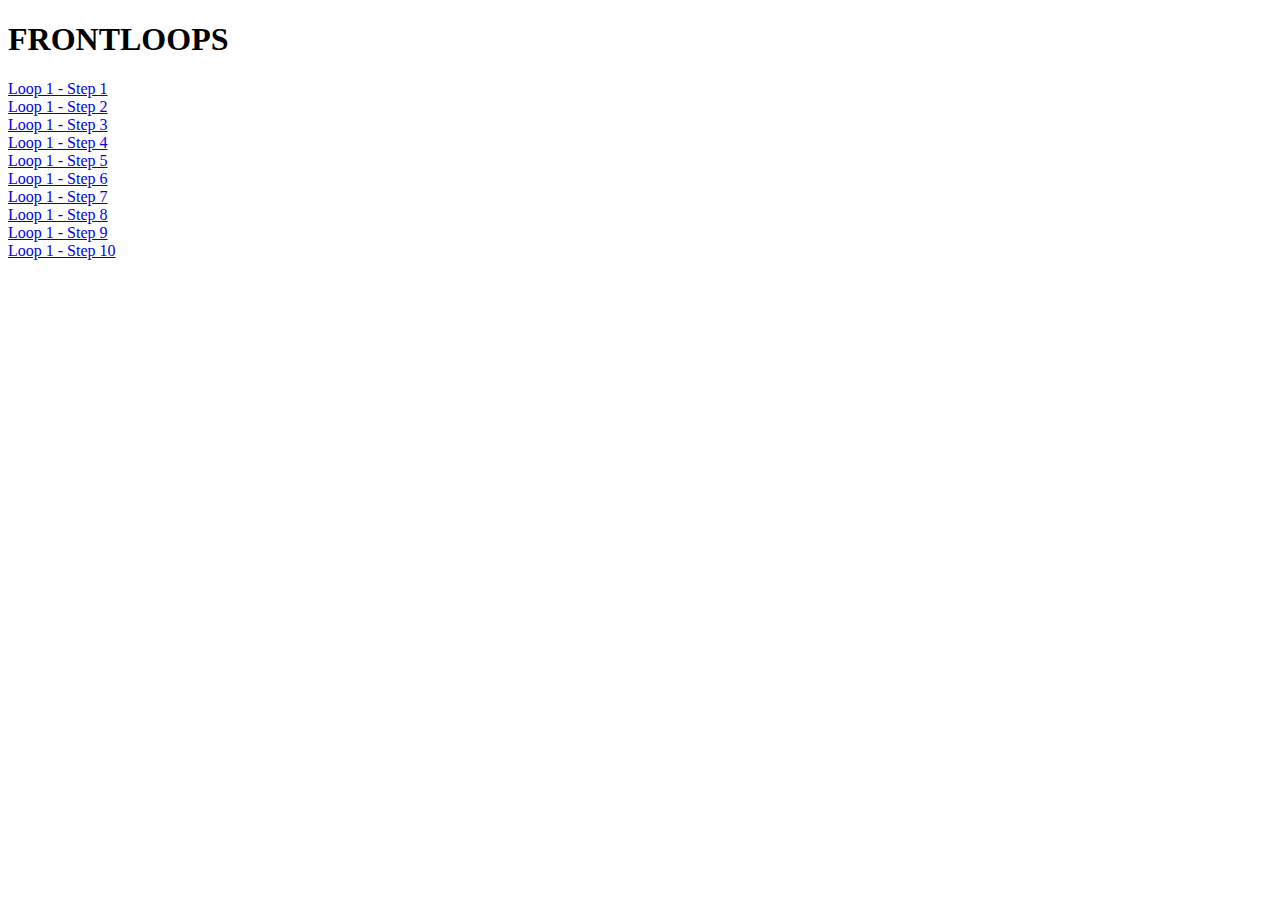
<file: index.html>
<!DOCTYPE html>
<html lang="en">

<head>
    <meta charset="UTF-8">
    <meta name="viewport" content="width=device-width, initial-scale=1.0">
    <title>Document</title>
</head>

<body>
    <h1>FRONTLOOPS</h1>
    <a href="Loop 1 - Step 1/index.html">Loop 1 - Step 1</a><br>
    <a href="Loop 1 - Step 2/index.html">Loop 1 - Step 2</a><br>
    <a href="Loop 1 - Step 3/index.html">Loop 1 - Step 3</a><br>
    <a href="Loop 1 - Step 4/index.html">Loop 1 - Step 4</a><br>
    <a href="Loop 1 - Step 5/index.html">Loop 1 - Step 5</a><br>
    <a href="Loop 1 - Step 6/index.html">Loop 1 - Step 6</a><br>
    <a href="Loop 1 - Step 7/index.html">Loop 1 - Step 7</a><br>
    <a href="Loop 1 - Step 8/index.html">Loop 1 - Step 8</a><br>
    <a href="Loop 1 - Step 9/index.html">Loop 1 - Step 9</a><br>
    <a href="Loop 1 - Step 10/index.html">Loop 1 - Step 10</a><br>
</body>

</html>
</file>
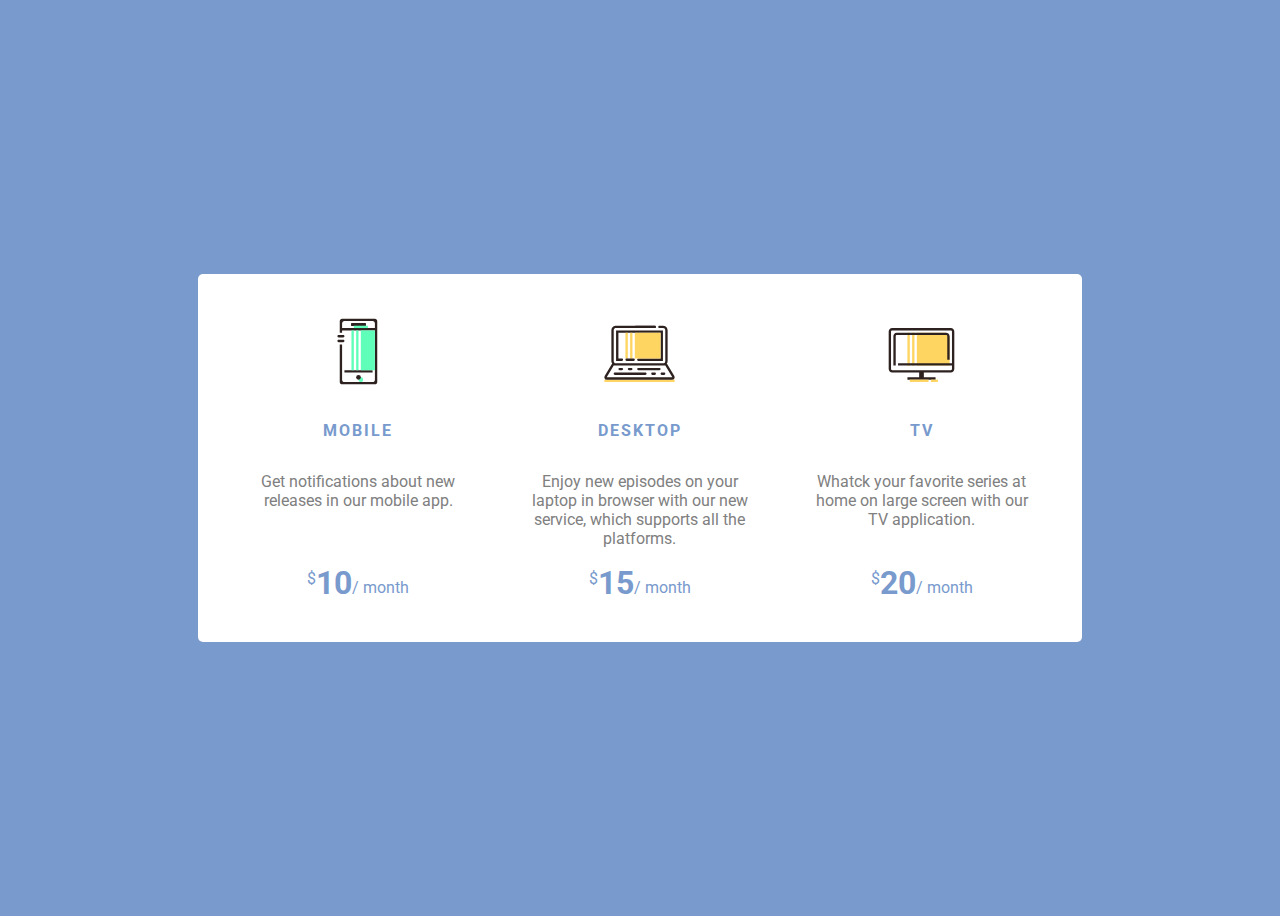
<file: Loop 1 - Step 1/index.html>
<!DOCTYPE html>
<html lang="en">

<head>
  <meta charset="UTF-8">
  <meta name="viewport" content="width=device-width, initial-scale=1.0">
  <meta http-equiv="X-UA-Compatible" content="ie=edge">
  <title>Loop 1 - Step 1</title>
  <link href="https://fonts.googleapis.com/css?family=Roboto:400,500,700" rel="stylesheet">
  <link rel="stylesheet" href="./styles.css" />
</head>

<body>
  <div class="pricing-grid">
    <div class="option">
      <img src="img/device.svg" alt="">
      <p class="option-name">MOBILE</p>
      <p class="option-description">
        Get notifications about new releases in our mobile app.
      </p>
      <div class="price-wrapper">
        <span class="dollar">$</span><span class="price">10</span><span class="length">/ month</span>
      </div>
    </div>
    <div class="option">
      <img src="img/laptop.svg" alt="">
      <p class="option-name">DESKTOP</p>
      <p class="option-description">
        Enjoy new episodes on your laptop in browser with our new service, which supports all the platforms.
      </p>
      <div class="price-wrapper">
        <span class="dollar">$</span><span class="price">15</span><span class="length">/ month</span>
      </div>
    </div>
    <div class="option">
      <img src="img/monitor.svg" alt="">
      <p class="option-name">TV</p>
      <p class="option-description">
        Whatck your favorite series at home on large screen with our TV application.
      </p>
      <div class="price-wrapper">
        <span class="dollar">$</span><span class="price">20</span><span class="length">/ month</span>
      </div>
    </div>
  </div>
  <!--
    Welcome to your first asset!

    You could've noticed there is a link to Roboto font in the head.
    You can use it in css by typing font-family: Roboto, sans-serif;
    and you can customize it by using font-weight (400, 500 etc. - numbers in the link tag)

    Good luck and have fun!
  -->
</body>

</html>
</file>
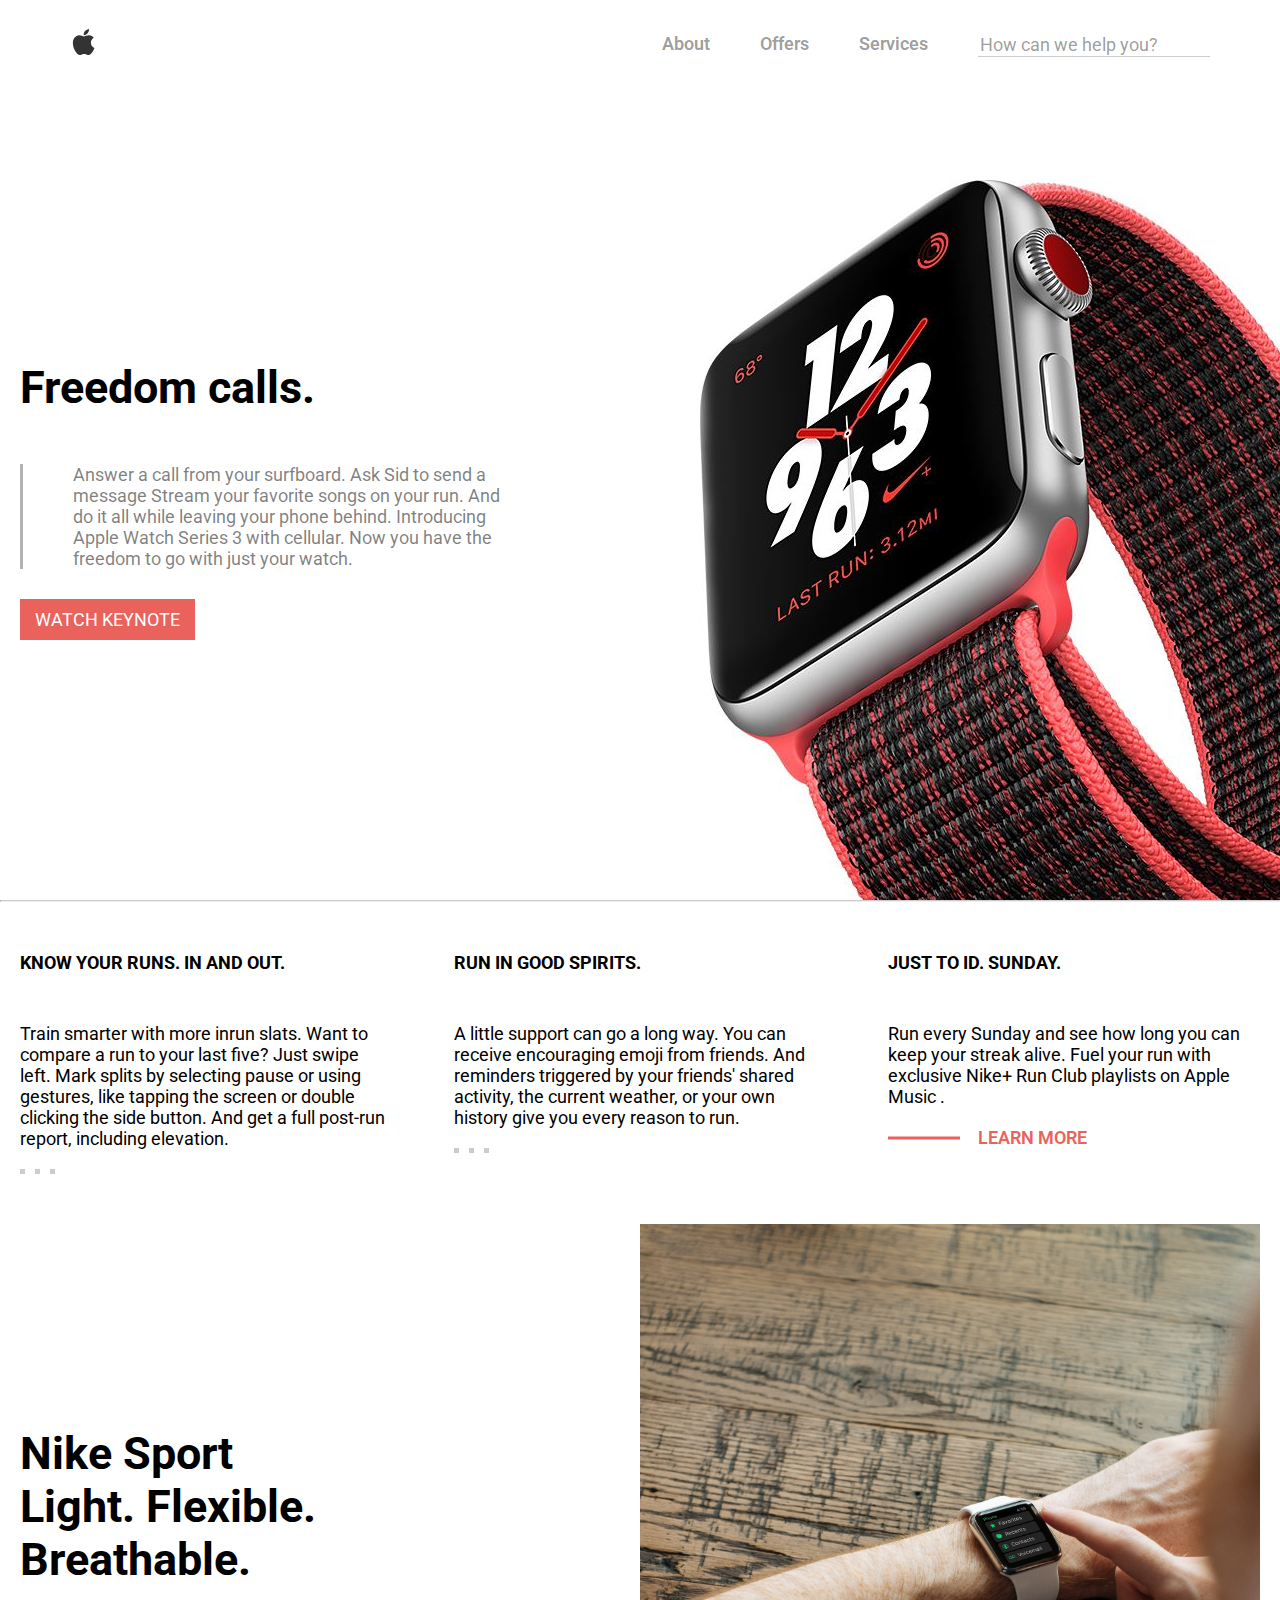
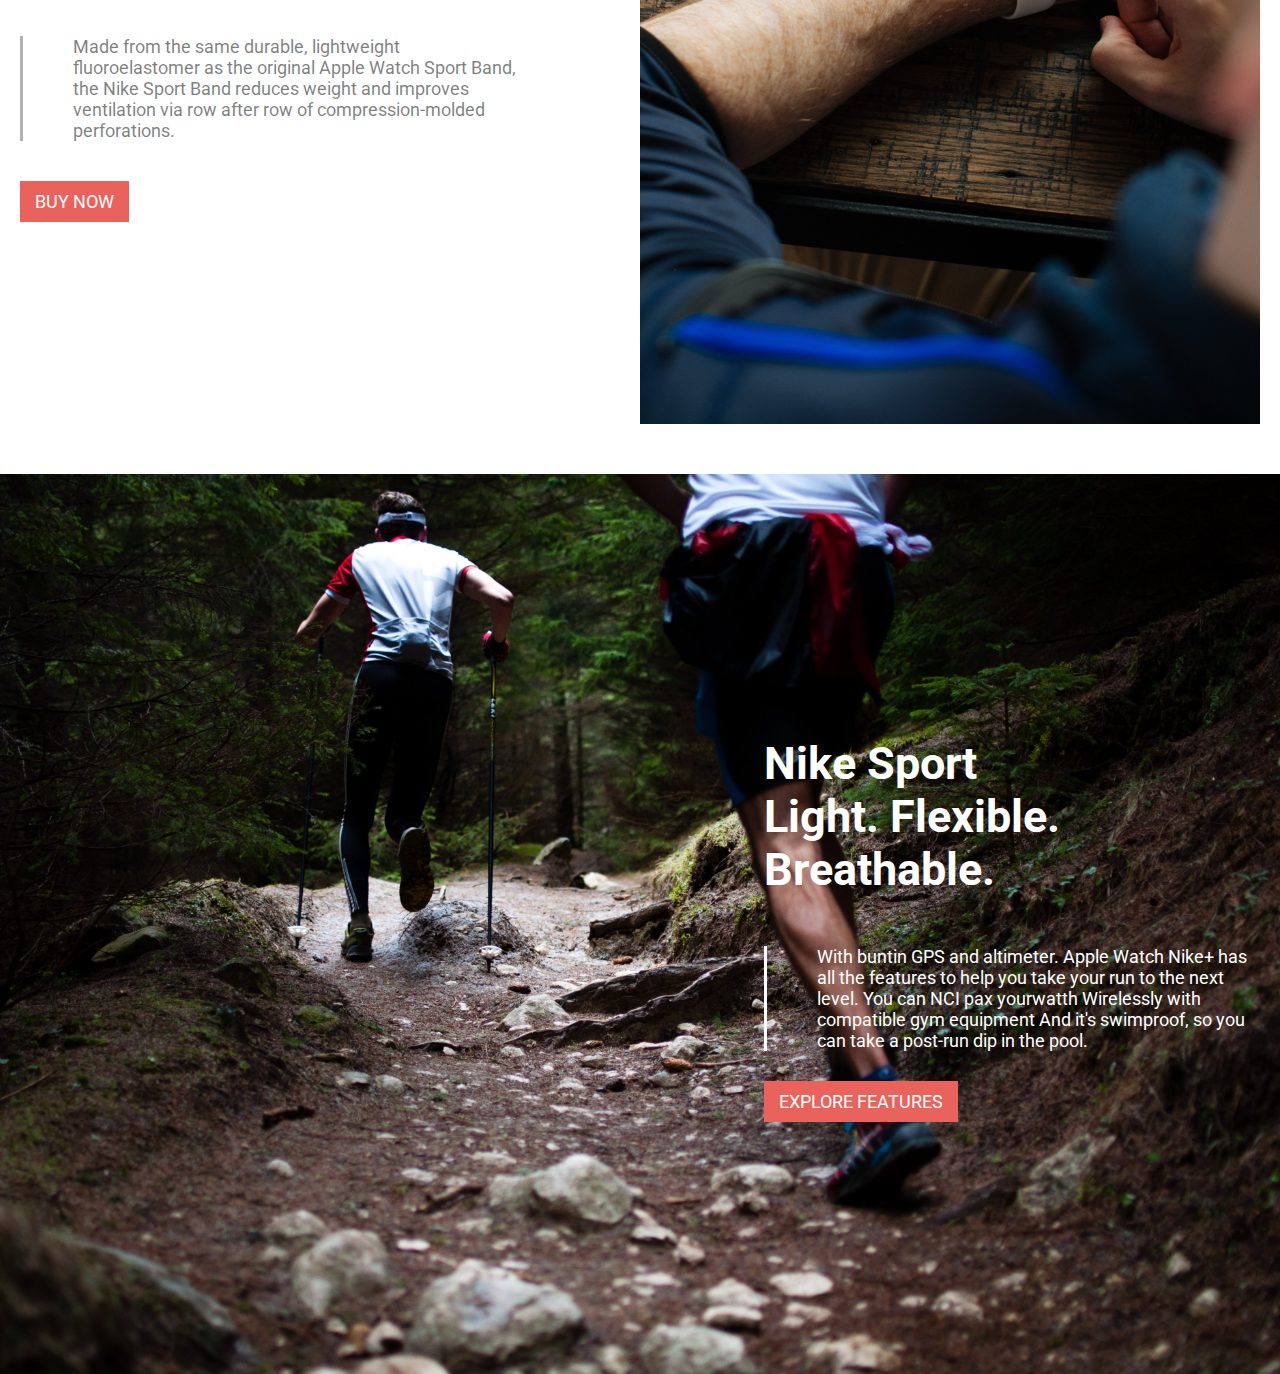
<file: Loop 1 - Step 10/index.html>
<!DOCTYPE html>
<html lang="en">

<head>
  <meta charset="UTF-8">
  <meta name="viewport" content="width=device-width, initial-scale=1.0">
  <meta http-equiv="X-UA-Compatible" content="ie=edge">
  <title>Loop 1 - Challenge</title>
  <link href="https://fonts.googleapis.com/css?family=Roboto:300,400,500,700" rel="stylesheet">
  <link rel="stylesheet" href="./css/main.css" />
</head>

<body>
  <header>
    <nav>
      <img src="img/logo.svg" alt="">
      <a href="#">About</a>
      <a href="#">Offers</a>
      <a href="#">Services</a>
      <form action="">
        <input type="text" placeholder="How can we help you?" name="searck">
      </form>
    </nav>
  </header>
  <main>
    <section class="keynote">
      <div class="content-wrapper">
        <h2>Freedom calls.</h2>
        <p class="bordered-text">Answer a call from your surfboard. Ask Sid to send a message Stream your favorite songs
          on your run. And do
          it all while leaving your phone behind. Introducing Apple Watch Series 3 with cellular. Now you have the
          freedom to go with just your watch.
        </p>
        <a class="button" href="#">WATCH KEYNOTE</a>
      </div>
      <img class="background" src="img/watches.jpg" alt="">
    </section>
    <hr>
    <section class="description content-wrapper">
      <article>
        <h3>KNOW YOUR RUNS. IN AND OUT.</h3>
        <p>Train smarter with more inrun slats. Want to compare a run to your last five? Just swipe left. Mark splits by
          selecting pause or using gestures, like tapping the screen or double clicking the side button. And get a full
          post-run report, including elevation.</p>
        <div class="dots">
          <div></div>
          <div></div>
          <div></div>
        </div>
      </article>
      <article>
        <h3>RUN IN GOOD SPIRITS.</h3>
        <p>A little support can go a long way. You can receive encouraging emoji from friends. And reminders triggered
          by your friends' shared activity, the current weather, or your own history give you every reason to run.</p>
        <div class="dots">
          <div></div>
          <div></div>
          <div></div>
        </div>
      </article>
      <article>
        <h3>JUST TO ID. SUNDAY.</h3>
        <p>Run every Sunday and see how long you can keep your streak alive. Fuel your run with exclusive Nike+ Run Club
          playlists on Apple Music .</p>
        <a href="#">LEARN MORE</a>
      </article>
    </section>
    <section class="buy content-wrapper full-height">
      <h2>Nike Sport <br>Light. Flexible. <br>Breathable.</h2>
      <p class="bordered-text">Made from the same durable, lightweight fluoroelastomer as the original Apple Watch Sport
        Band, the Nike Sport Band reduces weight and improves ventilation via row after row of compression-molded
        perforations.</p>
      <a href="#" class="button">BUY NOW</a>
      <img src="img/preview.jpg" alt="">
    </section>
    <section class="features full-height">
      <div class="content-wrapper">
        <article>
          <h2>Nike Sport <br>Light. Flexible. <br>Breathable.</h2>
          <p class="bordered-text">With buntin GPS and altimeter. Apple Watch Nike+ has all the features to help you
            take
            your run to the next level. You can NCI pax yourwatth Wirelessly with compatible gym equipment And it's
            swimproof, so you can take a post-run dip in the pool.</p>
          <a href="#" class="button">EXPLORE FEATURES</a>
        </article>
      </div>
    </section>
  </main>

</body>

</html>
</file>
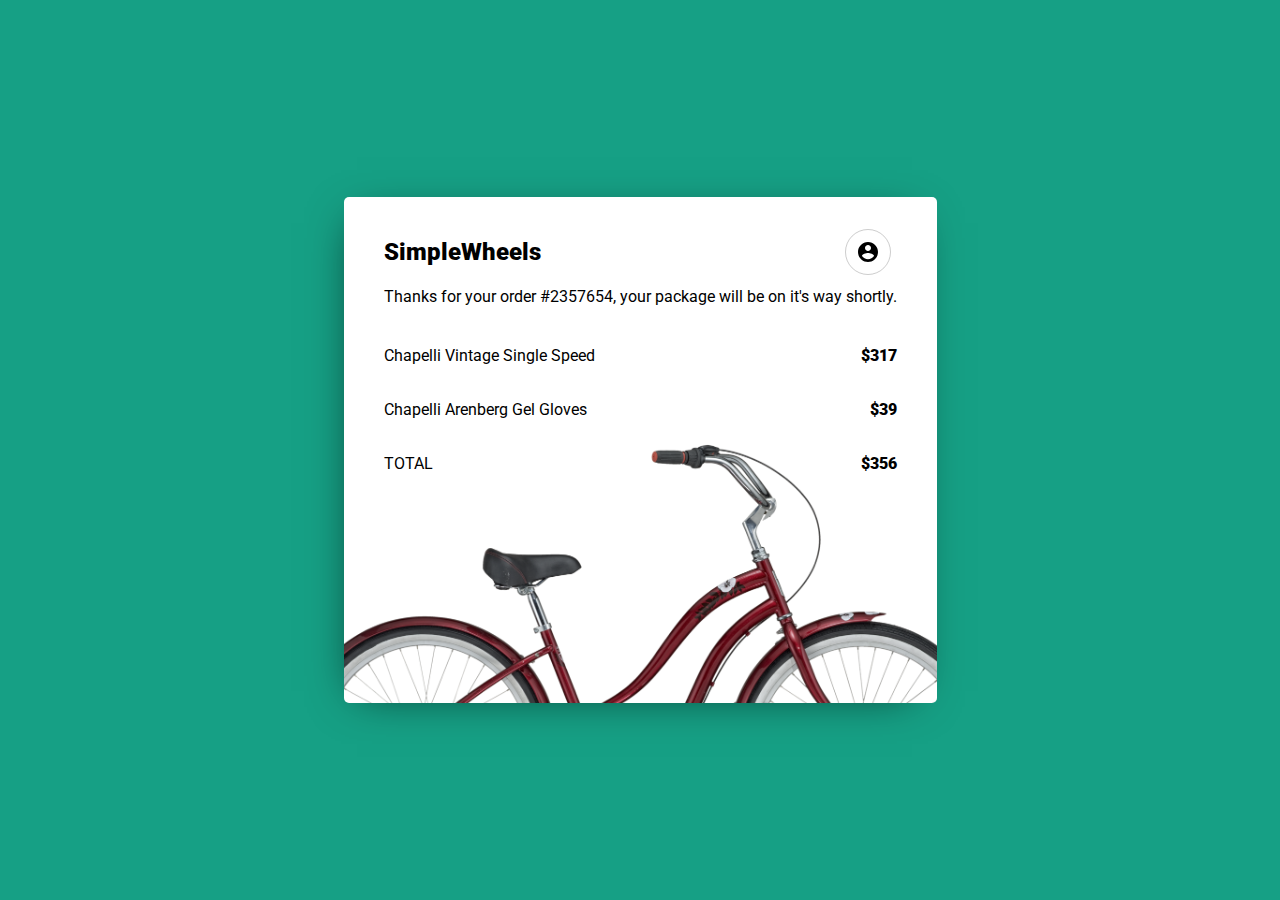
<file: Loop 1 - Step 3/index.html>
<!DOCTYPE html>
<html lang="en">

<head>
  <meta charset="UTF-8">
  <meta name="viewport" content="width=device-width, initial-scale=1.0">
  <meta http-equiv="X-UA-Compatible" content="ie=edge">
  <title>Loop 1 - Step 3</title>
  <link href="https://fonts.googleapis.com/css?family=Roboto:400,500,700" rel="stylesheet">
  <link rel="stylesheet" href="./styles.css" />
</head>

<body>
  <div class="container">
    <div class="recipe">
      <div class="title"><span>SimpleWheels</span><img src="img/account.svg"></div>
      <p class="thanks">Thanks for your order #2357654, your package will be on it's way shortly.</p>
      <div class="items-wrapper">
        <div class="item"><span class="name">Chapelli Vintage Single Speed</span> <span class="price">$317</span></div>
        <div class="item"><span class="name">Chapelli Arenberg Gel Gloves</span> <span class="price">$39</span></div>
        <div class="total"><span class="name">TOTAL</span> <span class="price">$356</span></div>
      </div>
    </div>
  </div>
</body>

</html>
</file>
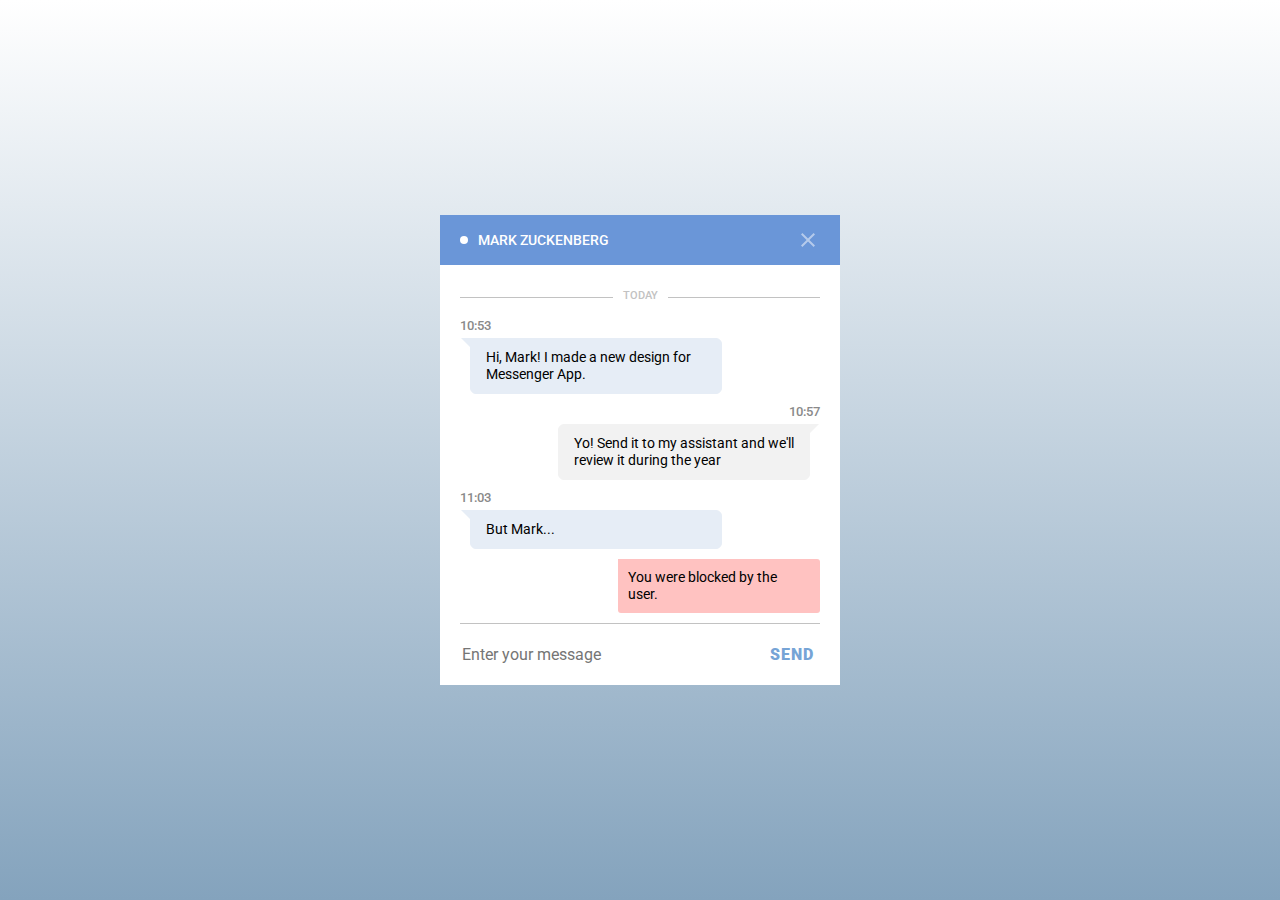
<file: Loop 1 - Step 4/index.html>
<!DOCTYPE html>
<html lang="en">

<head>
  <meta charset="UTF-8">
  <meta name="viewport" content="width=device-width, initial-scale=1.0">
  <meta http-equiv="X-UA-Compatible" content="ie=edge">
  <title>Loop 1 - Step 4</title>
  <link href="https://fonts.googleapis.com/css?family=Roboto:400,500,700" rel="stylesheet">
  <link rel="stylesheet" href="./styles.css" />
</head>

<body>
  <div class="container">
    <div class="chat">
      <div class="chat-header">
        <div class="status"></div>
        <span>MARK ZUCKENBERG</span>
        <img src="img/close.svg" alt="close-chat">
      </div>
      <div class="chat-content">
        <div class="day">
          <h2 class="line"><span>TODAY</span></h2>
        </div>
        <div class="msg received">
          <span>10:53</span>
          <p>Hi, Mark! I made a new design for Messenger App.</p>
        </div>
        <div class="msg sent">
          <span>10:57</span>
          <p>Yo! Send it to my assistant and we'll review it during the year</p>
        </div>
        <div class="msg received">
          <span>11:03</span>
          <p>But Mark...</p>
        </div>
        <div class="block-notif">
          <p>You were blocked by the user.</p>
        </div>
        <form>
          <input name="msg" type="text" placeholder="Enter your message">
          <button>SEND</button>
        </form>
      </div>
    </div>
  </div>
</body>

</html>
</file>
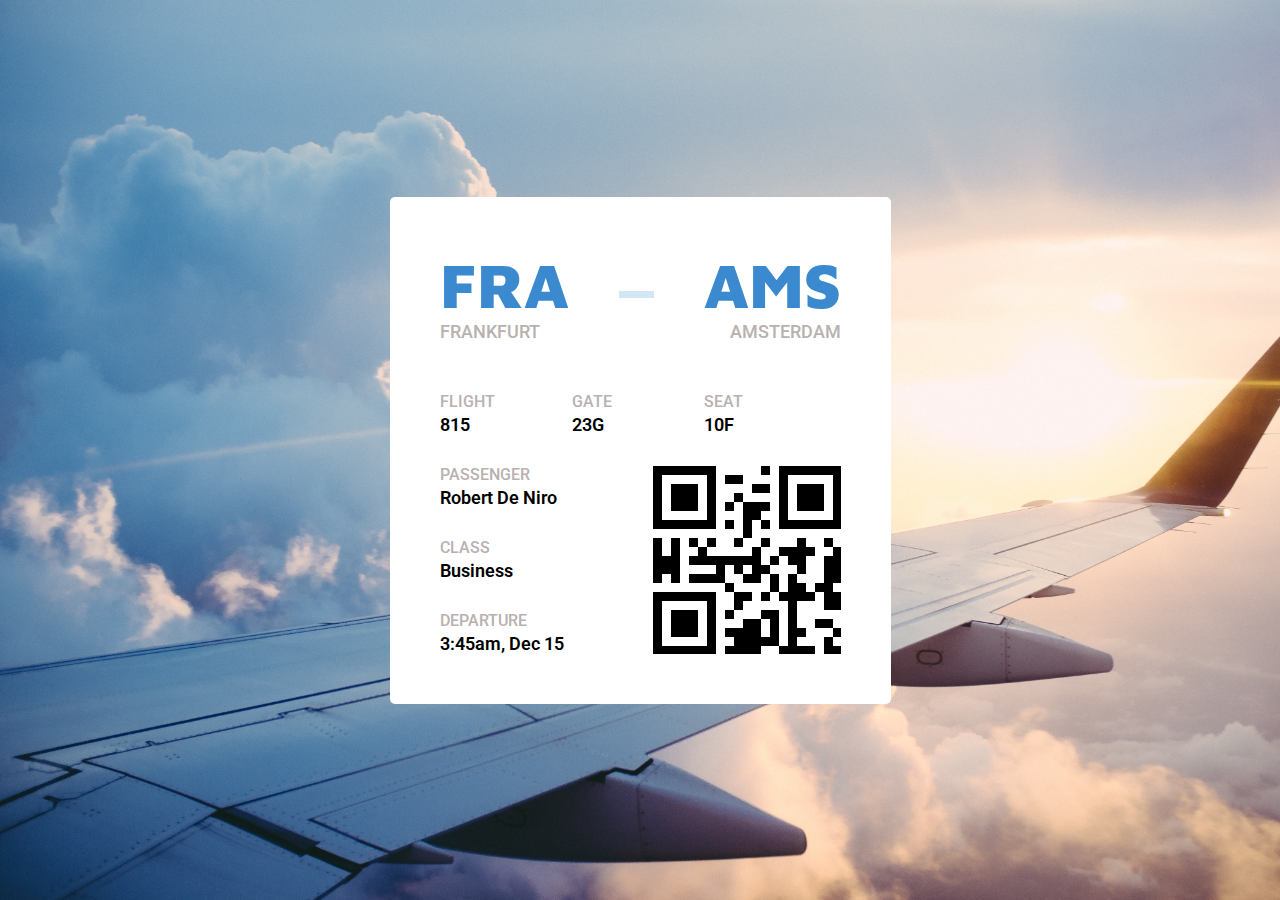
<file: Loop 1 - Step 5/index.html>
<!DOCTYPE html>
<html lang="en">

<head>
  <meta charset="UTF-8">
  <meta name="viewport" content="width=device-width, initial-scale=1.0">
  <meta http-equiv="X-UA-Compatible" content="ie=edge">
  <title>Loop 1 - Step 5</title>
  <link href="https://fonts.googleapis.com/css?family=Roboto:400,500,700" rel="stylesheet">
  <link href="https://fonts.googleapis.com/css?family=Prompt:900" rel="stylesheet">
  <link href="https://fonts.googleapis.com/css2?family=Maven+Pro:wght@900&display=swap" rel="stylesheet">
  <link rel="stylesheet" href="./styles.css" />
</head>

<body>
  <div class="container">
    <div class="boarding-pass">
      <div class="ori-dest">
        <div class="location ori">
          <span class="loc-abb">FRA</span>
          <span class="loc-name">FRANKFURT</span>
        </div>
        <div class="location-divisor"></div>
        <div class="location dest">
          <span class="loc-abb">AMS</span>
          <span class="loc-name">AMSTERDAM</span>
        </div>
      </div>
      <div class="bp-info-wrapper">
        <div class="bp-info flight">
          <P class="cat">FLIGHT</P>
          <P class="info">815</P>
        </div>
        <div class="bp-info gate">
          <P class="cat">GATE</P>
          <P class="info">23G</P>
        </div>
        <div class="bp-info seat">
          <P class="cat">SEAT</P>
          <P class="info">10F</P>
        </div>
        <div class="bp-info passenger">
          <P class="cat">PASSENGER</P>
          <P class="info">Robert De Niro</P>
        </div>
        <div class="bp-info class">
          <P class="cat">CLASS</P>
          <P class="info">Business</P>
        </div>
        <div class="bp-info departure">
          <P class="cat">DEPARTURE</P>
          <P class="info">3:45am, Dec 15</P>
        </div>
        <img src="img/qr.svg" alt="qr-code">
      </div>
    </div>
  </div>
</body>

</html>
</file>
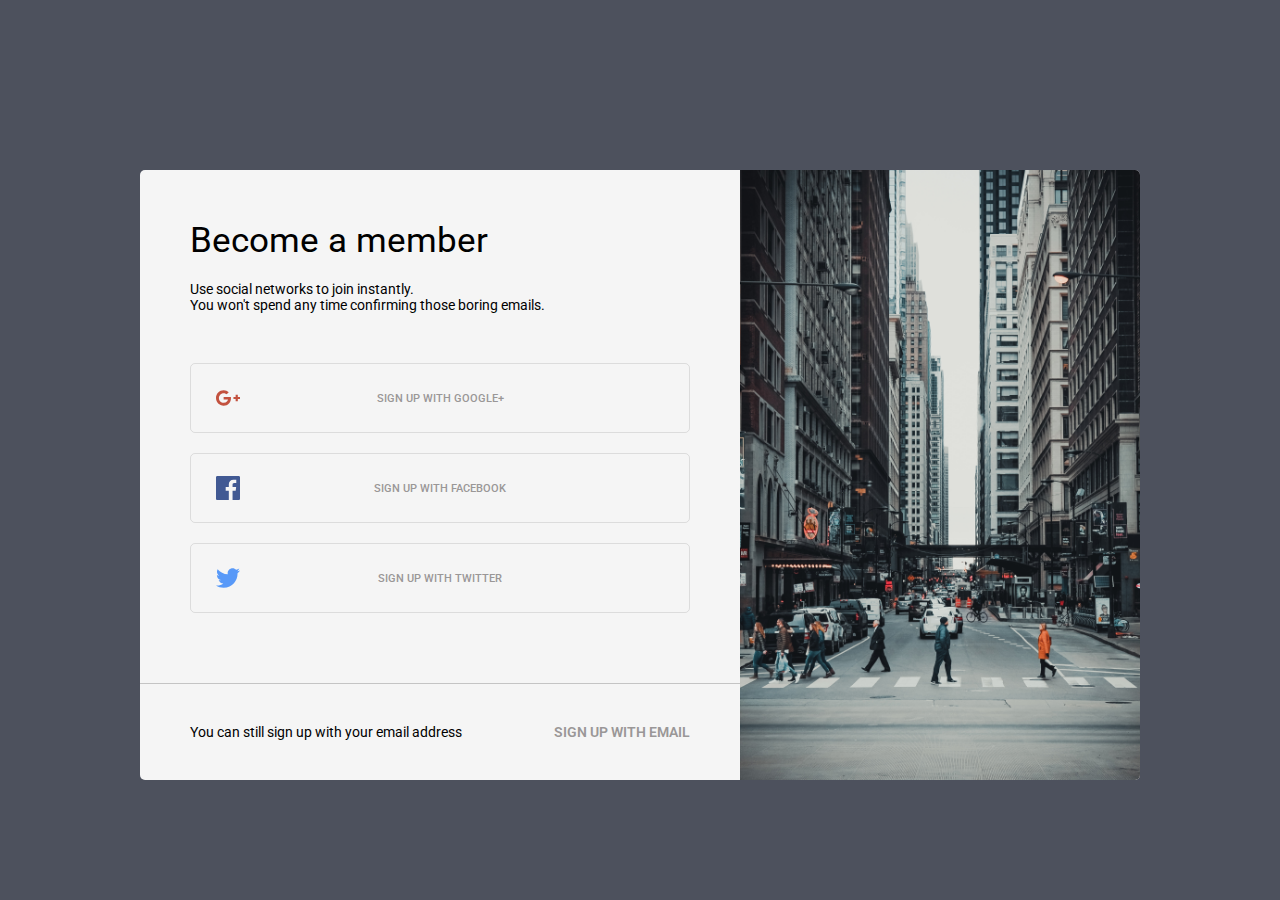
<file: Loop 1 - Step 6/index.html>
<!DOCTYPE html>
<html lang="en">

<head>
  <meta charset="UTF-8">
  <meta name="viewport" content="width=device-width, initial-scale=1.0">
  <meta http-equiv="X-UA-Compatible" content="ie=edge">
  <title>Loop 1 - Step 6</title>
  <link href="https://fonts.googleapis.com/css?family=Roboto:300,400,500,700" rel="stylesheet">
  <link rel="stylesheet" href="./styles.css" />
</head>

<body>
  <div class="container">
    <div class="sign-up-card">
      <div class="sign-up-content">
        <div class="main-methods">
          <h2>Become a member</h2>
          <p>Use social networks to join instantly.<br>You won't spend any time confirming those boring emails.</p>
          <div class="methods-wrapper">
            <div class="method"><img src="img/googleplus.svg" alt="google +"><span>SIGN UP WITH GOOGLE+</span></div>
            <div class="method"><img src="img/facebook.svg" alt="facebook"><span>SIGN UP WITH FACEBOOK</span></div>
            <div class="method"><img src="img/twitter.svg" alt="twitter"><span>SIGN UP WITH TWITTER</span></div>
          </div>
        </div>
        <div class="alternative-methods">
          <a id="existing-email" href="">You can still sign up with your email address</a>
          <a id="new-email" href="">SIGN UP WITH EMAIL</a>
        </div>
      </div>
      <img id="back" src="img/side.jpg" alt="">
    </div>
  </div>
  <!--
    Woah!
    You've already finished half of the first loop. Keep going!
  -->
</body>

</html>
</file>
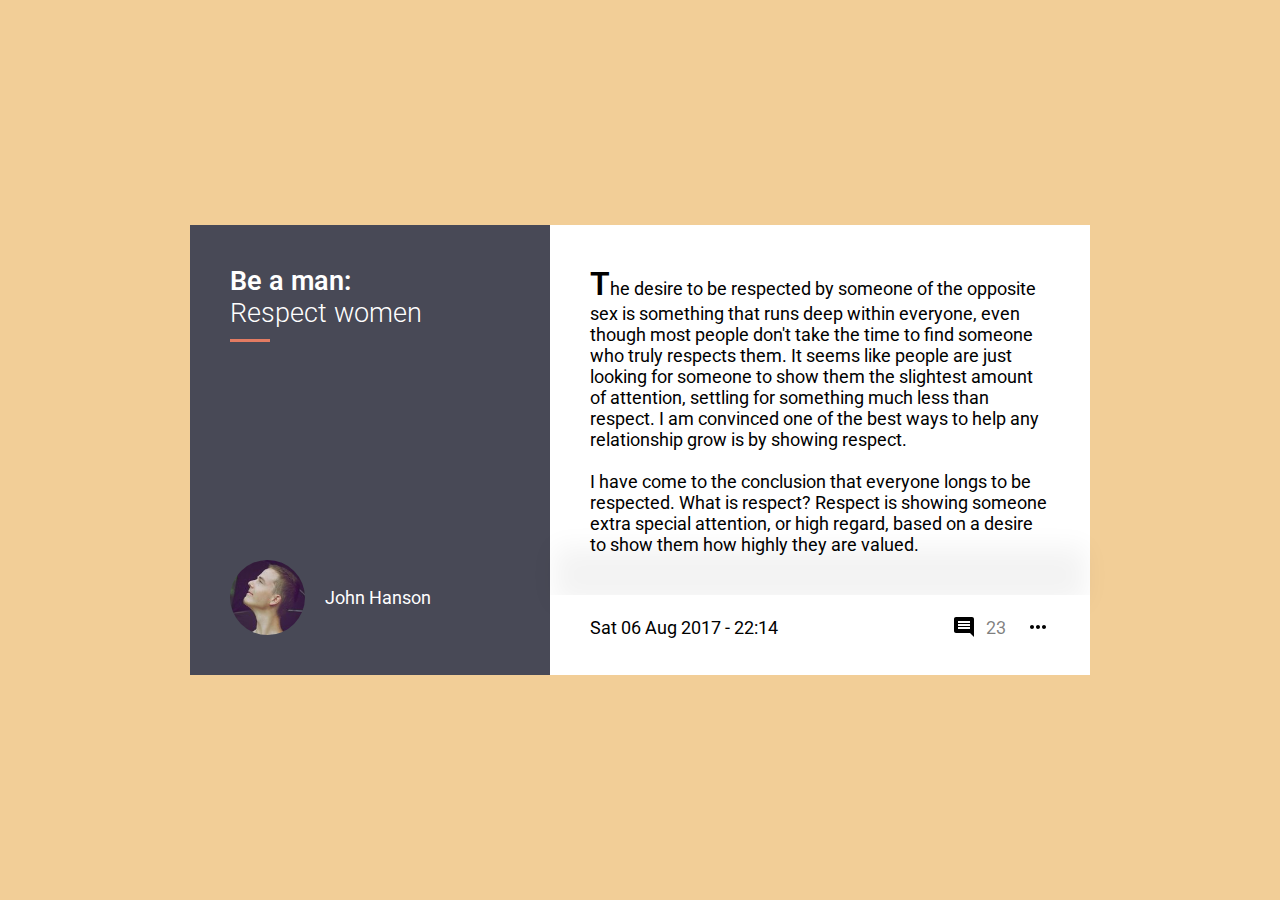
<file: Loop 1 - Step 7/index.html>
<!DOCTYPE html>
<html lang="en">

<head>
  <meta charset="UTF-8">
  <meta name="viewport" content="width=device-width, initial-scale=1.0">
  <meta http-equiv="X-UA-Compatible" content="ie=edge">
  <title>Loop 1 - Step 7</title>
  <link href="https://fonts.googleapis.com/css?family=Roboto:300,400,500,700" rel="stylesheet">
  <link rel="stylesheet" href="./styles.css" />
</head>

<body>
  <div class="container">
    <div class="article">
      <div class="article-header">
        <div class="article-title">
          <h2>
            <span>Be a man:</span><br>Respect women
          </h2>
          <div class="title-line"></div>
        </div>
        <div class="article-author">
          <img src="img/avatar.jpg" alt="article author">
          <span class="author-name">John Hanson</span>
        </div>
      </div>
      <div class="article-body">
        <p class="text">
          <span class="capital">T</span>he desire to be respected by someone of the opposite sex is something that runs
          deep within everyone, even
          though most people don't take the time to find someone who truly respects them. It seems like people are just
          looking for someone to show them the slightest amount of attention, settling for something much less than
          respect. I am convinced one of the best ways to help any relationship grow is by showing respect. <br><br>
          I have come to the conclusion that everyone longs to be respected. What is respect? Respect is showing someone
          extra special attention, or high regard, based on a desire to show them how highly they are valued.
        </p>
        <div class="actions">
          <p class="date">Sat 06 Aug 2017 - <span>22:14</span></p>
          <div class="comments"><img src="img/comment.svg" alt="comments">23</div>
          <img src="img/more.svg" alt="">
        </div>
      </div>
    </div>
  </div>
</body>

</html>
</file>
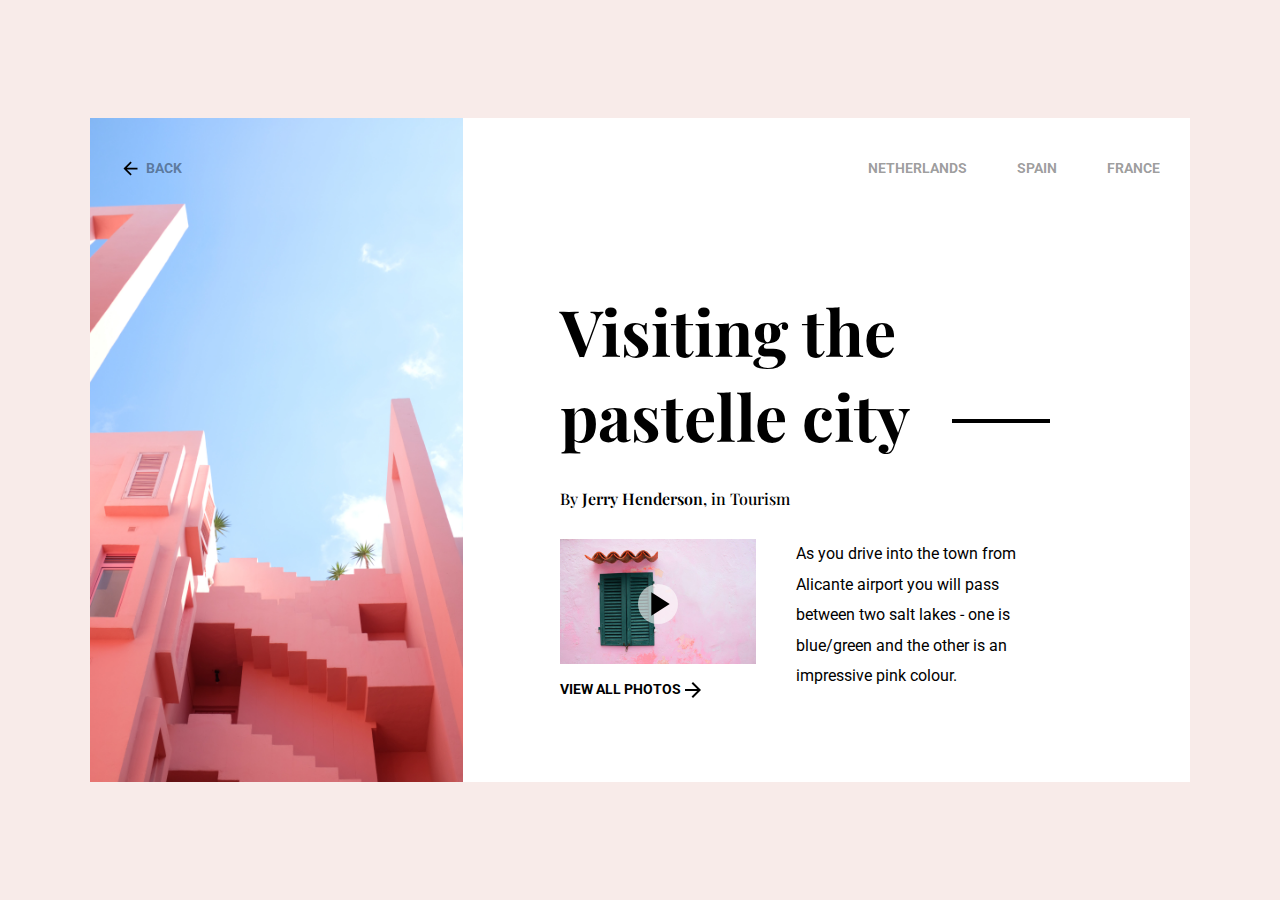
<file: Loop 1 - Step 8/index.html>
<!DOCTYPE html>
<html lang="en">

<head>
  <meta charset="UTF-8">
  <meta name="viewport" content="width=device-width, initial-scale=1.0">
  <meta http-equiv="X-UA-Compatible" content="ie=edge">
  <title>Loop 1 - Step 8</title>
  <link href="https://fonts.googleapis.com/css?family=Roboto:300,400,500,700" rel="stylesheet">
  <link href="https://fonts.googleapis.com/css?family=Playfair+Display" rel="stylesheet">
  <link rel="stylesheet" href="./styles.css" />
</head>

<body>
  <div class="container">
    <div class="cities-card">
      <img src="img/background.jpg" alt="backgroung">
      <div class="cities-header">
        <a href=""><img src="img/arrow-back.svg" alt="back">BACK</a>
        <a href="">NETHERLANDS</a>
        <a href="">SPAIN</a>
        <a href="">FRANCE</a>
      </div>
      <div class="cities-body">
        <div class="cities-title">
          <h2>Visiting the pastelle city</h2>
          <div class="title-line"></div>
        </div>
        <p>By <span>Jerry Henderson</span>, in Tourism</p>
        <div class="preview">
          <div class="photos">
            <div class="preview-video">
              <img src="img/preview.jpg" alt="preview pastelle city">
              <img id="play" src="img/play.svg" alt="play">
            </div>
            <a href="">VIEW ALL PHOTOS<img src="img/arrow-forward.svg" alt="view all photos"></a>
          </div>
          <p>As you drive into the town from Alicante airport you will pass between two salt lakes - one is blue/green
            and the other is an impressive pink colour.</p>
        </div>
      </div>
    </div>
  </div>
  <!--
    Hope you noticed there is another font added so don't get confused once you see it in the design :)
  -->
</body>

</html>
</file>
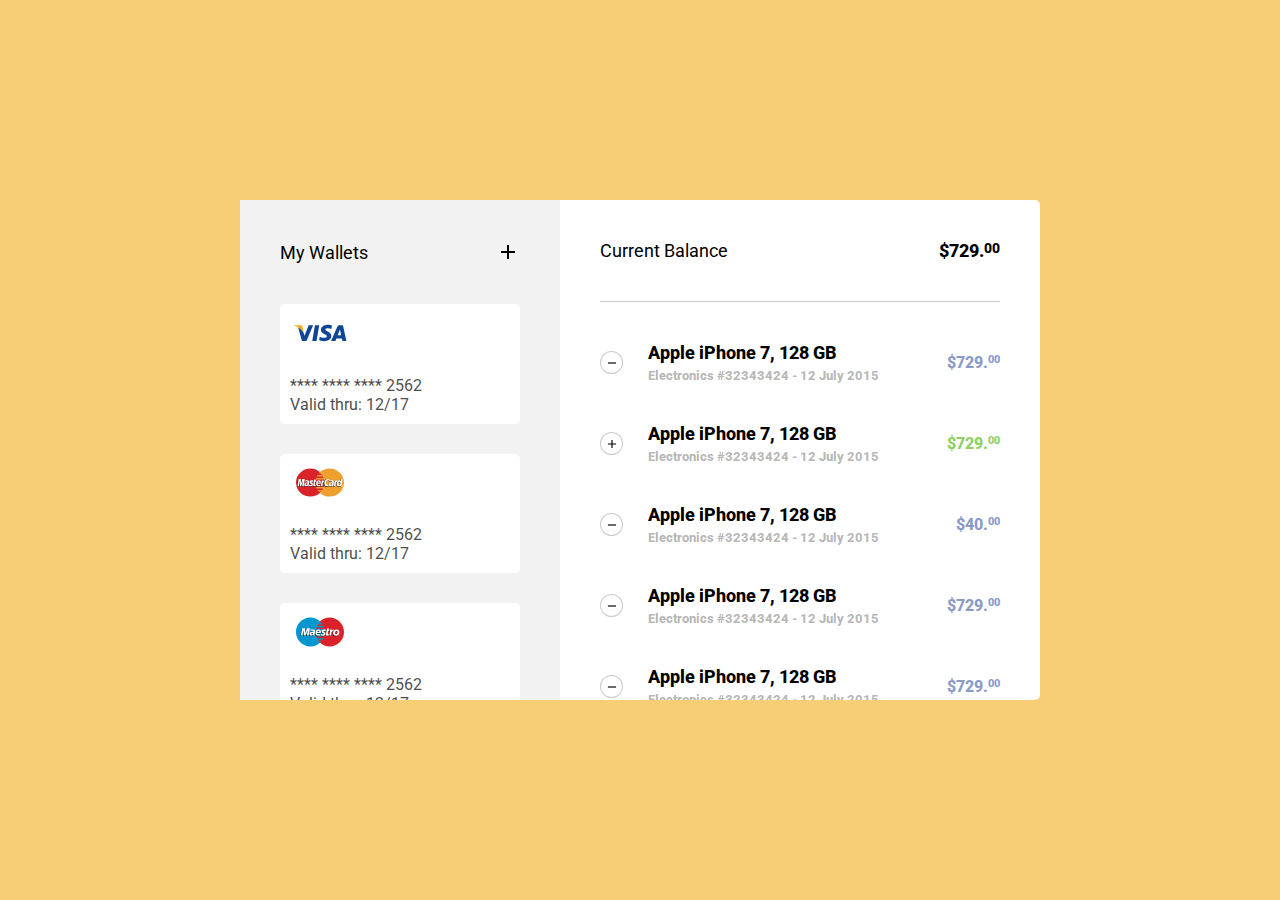
<file: Loop 1 - Step 9/index.html>
<!DOCTYPE html>
<html lang="en">

<head>
  <meta charset="UTF-8">
  <meta name="viewport" content="width=device-width, initial-scale=1.0">
  <meta http-equiv="X-UA-Compatible" content="ie=edge">
  <title>Loop 1 - Step 9</title>
  <link href="https://fonts.googleapis.com/css?family=Roboto:300,400,500,700" rel="stylesheet">
  <link rel="stylesheet" href="./styles.css" />
</head>

<body>
  <div class="container">
    <div class="wallet">
      <div class="cards">
        <div class="cards-header">
          <span>My Wallets</span>
          <img src="img/plus.svg" alt="add card">
        </div>
        <div class="card">
          <img src="img/visa.svg" alt="">
          <p class="card-numer">**** **** **** 2562</p>
          <p class="expiration-date">Valid thru: 12/17</p>
        </div>
        <div class="card">
          <img src="img/mastercard.svg" alt="">
          <p class="card-numer">**** **** **** 2562</p>
          <p class="expiration-date">Valid thru: 12/17</p>
        </div>
        <div class="card">
          <img src="img/maestro.svg" alt="">
          <p class="card-numer">**** **** **** 2562</p>
          <p class="expiration-date">Valid thru: 12/17</p>
        </div>
      </div>
      <div class="balance">
        <div class="current-balance">
          <span>Current Balance</span>
          <div class="price">
            <span class="dollars">$729.</span><span class="pennies">00</span>
          </div>
        </div>
        <div class="history">
          <div class="transaction loss">
            <div class="type"></div>
            <div class="transaction-name">
              <p class="name">Apple iPhone 7, 128 GB</p>
              <p class="info">Electronics #32343424 - 12 July 2015</p>
            </div>
            <div class="price">
              <span class="dollars">$729.</span><span class="pennies">00</span>
            </div>
          </div>
          <div class="transaction gain">
            <div class="type"></div>
            <div class="transaction-name">
              <p class="name">Apple iPhone 7, 128 GB</p>
              <p class="info">Electronics #32343424 - 12 July 2015</p>
            </div>
            <div class="price">
              <span class="dollars">$729.</span><span class="pennies">00</span>
            </div>
          </div>
          <div class="transaction loss">
            <div class="type"></div>
            <div class="transaction-name">
              <p class="name">Apple iPhone 7, 128 GB</p>
              <p class="info">Electronics #32343424 - 12 July 2015</p>
            </div>
            <div class="price">
              <span class="dollars">$40.</span><span class="pennies">00</span>
            </div>
          </div>
          <div class="transaction loss">
            <div class="type"></div>
            <div class="transaction-name">
              <p class="name">Apple iPhone 7, 128 GB</p>
              <p class="info">Electronics #32343424 - 12 July 2015</p>
            </div>
            <div class="price">
              <span class="dollars">$729.</span><span class="pennies">00</span>
            </div>
          </div>
          <div class="transaction loss">
            <div class="type"></div>
            <div class="transaction-name">
              <p class="name">Apple iPhone 7, 128 GB</p>
              <p class="info">Electronics #32343424 - 12 July 2015</p>
            </div>
            <div class="price">
              <span class="dollars">$729.</span><span class="pennies">00</span>
            </div>
          </div>
        </div>
      </div>
    </div>
  </div>
</body>

</html>
</file>
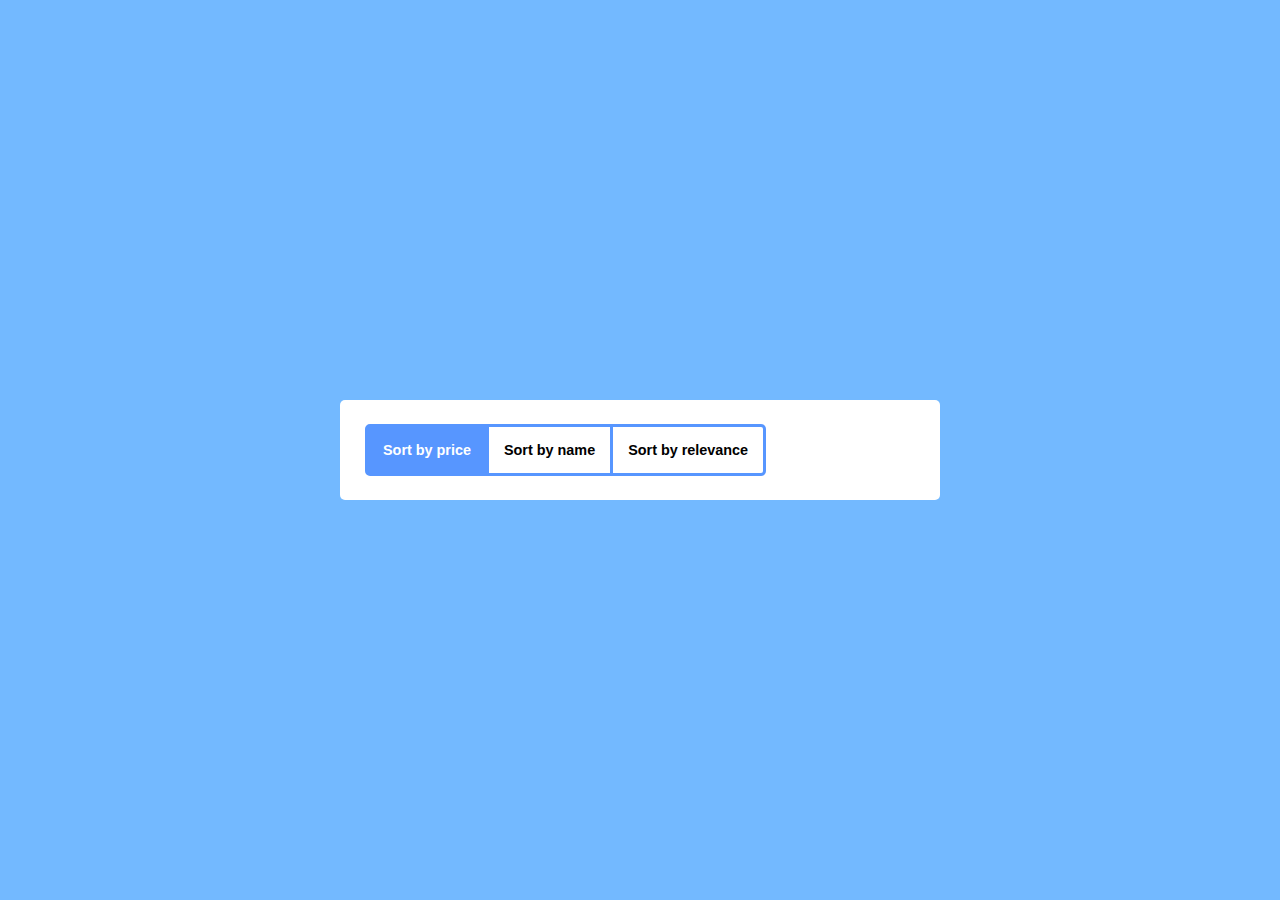
<file: elements-challenges/loop1-step1/index.html>
<!DOCTYPE html>
<html lang="en">

<head>
    <meta charset="UTF-8">
    <meta name="viewport" content="width=device-width, initial-scale=1.0">
    <title>Segmented Control</title>
    <link rel="stylesheet" href="style.css">

</head>

<body>
    <section class="sorting-options">
        <div class="desktop-buttons">
            <button class="sort-type active" id="price">Sort by price</button><button id="name" class="sort-type">Sort
                by
                name</button><button class="sort-type" id="relevance">Sort by relevance</button>
        </div>
        <select name="mobile-sorting">
            <option value="price">Sort by price</option>
            <option value="name">Sort by name</option>
            <option value="relevance">Sort by relevance</option>
        </select>
    </section>
</body>

<script src="./script.js"></script>

</html>
</file>
<file: Loop 1 - Step 1/styles.css>
*{
    box-sizing: border-box;
}

body{
    display: flex;
    justify-content:center;
    align-items: center;
    height: 100vh;
    background-color: #789ACD;
    font-family:  Roboto, sans-serif;
}

.pricing-grid{
    display: flex;
    width: 70%;
    background-color: white;
    padding: 20px;
    border-radius: 5px;
}

.option{
    flex: 1;
    display: flex;
    align-items: center;
    flex-direction: column;
    padding: 20px 30px;
    color: #789ACD;
    text-align: center;
}

.option:hover{
    background-color: #F4F4F4;
}

.option img{
    width: 75px;
    margin-bottom: 16px;
}

.option-name{
    font-weight: 700;
    letter-spacing: 2px;
}

.option-description{
    color: grey;
}

.price-wrapper{
    display: flex;
    align-items: flex-start;
    margin-top: auto;
}

.price-wrapper .dollar{
    margin-top: 5px;
}

.price-wrapper .price{
    font-size: 2rem;
    font-weight: 700;
}

.price-wrapper .length{
    align-self: flex-end;
    margin-bottom: 5px;
}

@media all and (max-width:750px){
    .pricing-grid{
        flex-direction: column;
    }

    .option{
        border-bottom: 1px #F4F4F4 solid;
    }
}
</file>
<file: Loop 1 - Step 10/css/main.css>
*{
    box-sizing: border-box;
    margin: 0;
    font-family:  Roboto, sans-serif;
    font-size: 18px;
}

body{
    min-height: 100vh;
}

h2{
    font-size: 2.5rem;
    margin-bottom: 50px;
}

.full-height{
    height: 100vh;
}

.bordered-text{
    width: 40%;
    padding-left: 50px;
    border-left: 3px solid rgba(0, 0, 0, 0.3);
    color: rgba(0, 0, 0, 0.5);
    margin-bottom: 40px;
}

.dots{
    display: flex;
}

.dots > div{
    width: 5px;
    height: 5px;
    margin-right: 10px;
    background-color: rgba(0, 0, 0, 0.2);
}

a{
    text-decoration: none;
}

a.button{
    color: white;
    background-color: #EA625C;
    padding: 10px 15px 10px 15px;
}

a.button:hover{
    background-color: #C9544F;
    transition: background-color 300ms ;
}

.content-wrapper{
    max-width: 1240px;
    margin: auto;
}

header{
    max-width: 1140px;
    margin: auto;
    height: 10vh;
    display: flex;
}

header nav{
    display:flex;
    align-items: center;
    width: 100%;
}

header nav img{
    margin-right: auto;
    width: 1.5rem;
}

header nav a{
    font-weight: 600;
    margin-right: 25px;
    margin-left: 25px;
    color: rgba(0, 0, 0, 0.4);
    border-bottom: 3px solid transparent;
}

header nav a:hover{
    color: black;
    border-bottom: 3px solid rgba(0, 0, 0, 0.2);
}

header nav form input{
    border: none;
    border-bottom: 1px solid rgba(0, 0, 0, 0.2);
    margin-left: 25px;
}

header nav form input:focus{
    outline: none;
}

::placeholder { /* Chrome, Firefox, Opera, Safari 10.1+ */
    color: rgba(0, 0, 0, 0.4);
}

.keynote{
    overflow: hidden;
    height: 90vh;
    background-repeat: no-repeat;
    position: relative;
    display: flex;
    align-items: center;
}

.keynote img.background{
    position: absolute;
    right: -20%;
    top: 10vh;
    z-index: -1;
}

.description{
    padding-top: 50px;
    display: flex;
    justify-content: space-between;
}

.description article{
    width: 30%;
}

.description article h3{
    margin-bottom: 50px;
}

.description article p{
    margin-bottom: 20px;
}

.description article a{
    margin-bottom: 20px;
    font-weight: 600;
    color: #EA625C;
}

.description article a::before{
    display: inline-block;
    content: "";
    border-top: .2rem solid #EA625C;
    width: 4rem;
    margin: 0 1rem 0 0;
    transform: translateY(-0.25rem);
}

.description article a:hover::before{
    width: 5rem;
    transition: width 50ms;
}

.buy{
    display: flex;
    flex-direction: column;
    align-items: flex-start;
    flex-wrap: wrap;
    justify-content: center;
    align-content: space-between;
    padding: 50px 0 50px 0;
}

.buy img{
    width: 50%;
    height: 100%;
}

.features{
    background-image: url("../img/runners.jpg");
    background-size: cover;
    background-repeat: no-repeat;
    background-position: right bottom;
    display: flex;
}

.features .content-wrapper{
    display: flex;
    flex-direction: column;
    align-items: flex-end;
}

.features .content-wrapper article{
    width: 40%;
}

.features > *{
    color: white;
}

.features p{
    border-left: 3px solid white;
    width: 100%;
    color: white;
}

hr{
    border-top: 1px solid rgba(0, 0, 0, 0.2);
}
</file>
<file: Loop 1 - Step 3/styles.css>
*{
    box-sizing: border-box;
    font-family:  Roboto, sans-serif;
    margin: 0;
}

.container{
    display: flex;
    justify-content: center;
    height: 100vh;
    align-items: center;
    background-color: #16A085;
}

.recipe{
    background-color: white;
    padding: 30px 40px;
    border-radius: 5px;
    background-image: url("img/bicycle.png");
    background-repeat: no-repeat;
    background-size: cover;
    background-position: center 175px;
    -webkit-box-shadow: -6px 7px 44px -19px rgba(0,0,0,0.75);
    -moz-box-shadow: -6px 7px 44px -19px rgba(0,0,0,0.75);
    box-shadow: -6px 7px 44px -19px rgba(0,0,0,0.75);
}

.recipe .title{
    display: flex;
    height: 50px;
    align-items: center;
    justify-content: space-between;
    margin-bottom: 10px;
}

.recipe .title span{
    font-weight: 900;
    font-size: 1.5rem;
}

.recipe .title img{
    padding: 10px;
    border: 1px solid rgba(0, 0, 0, 0.2);
    border-radius: 500px;
    margin-right: 6px;
}

.recipe .title img:hover{
    margin-right: 3px;
    border: 6px solid rgba(0, 0, 0, 0.1);
}

.recipe .items-wrapper{
    margin-top: 40px;
    margin-bottom: 200px;
}

.recipe .items-wrapper > *{
    display: flex;
    justify-content: space-between;
    margin-bottom: 35px;
}

.recipe .items-wrapper > * .price{
    font-weight: 900;
}
</file>
<file: Loop 1 - Step 4/styles.css>
*{
    box-sizing: border-box;
    margin: 0;
    font-family:  Roboto, sans-serif;
}

.container{
    background: rgb(255,255,255);
    background: linear-gradient(180deg, rgba(255,255,255,1) 0%, rgba(132,163,189,1) 100%);
    min-height: 100vh;
    display: flex;
    justify-content: center;
    align-items: center;
}

.chat{
    display: flex;
    flex-direction: column;
    align-items: center;
    width: 400px;
}

.chat > *{
    width: 100%;
    background-color: white;
}

.chat .chat-header{
    background-color: #6A96D8;
    height: 50px;
    display: flex;
    align-items: center;
    padding: 20px;
    color: white;
    font-weight: 500;
    font-size: 0.9rem;
}

.chat .chat-header .status{
    width: 8px;
    height: 8px;
    background-color: rgba(255, 255, 255, 1);
    border-radius: 20px;
    margin-right: 10px;
}

.chat .chat-header img{
    margin-left: auto;
    opacity: 0.5;
}

.chat .chat-header img:hover{
    opacity: 1;
}

.chat .chat-content{
    padding: 20px;
    font-size: 0.9rem;
}

.chat .chat-content .day .line{
    width: 100%;
    text-align: center;
    border-bottom: 1px solid #C2C2C2;
    line-height: 0.1em;
    margin: 10px 0 20px;
    font-size: 0.7rem;
    font-weight: 500;
    color: #C2C2C2;
}

.chat .chat-content .day .line span {
    background:#fff;
    padding:0 10px;
}

.chat .chat-content .msg{
    margin: 10px 0;
    display: flex;
    flex-direction: column;
}

.chat .chat-content .msg span{
    font-size: 0.8rem;
    font-weight: 500;
    color: #8A8A8A;
}

.chat .chat-content .msg p{
    margin-top: 5px;
    width: 70%;
}

.chat .chat-content .msg.received p{
    position: relative;
    background: #E6EDF6;
    padding: 10px 15px;
    border-radius: 6px;
    border: 1px solid #E6EDF6;
    float: left;
    left: 10px;
}

.chat .chat-content .msg.received p::before {
    content: '';
    position: absolute;
    visibility: visible;
    top: -1px;
    left: -10px;
    border: 10px solid transparent;
    border-top: 10px solid #E6EDF6;
}

.chat .chat-content .msg.received p:after {
    content: '';
    position: absolute;
    visibility: visible;
    top: 0px;
    left: -8px;
    border: 10px solid transparent;
    border-top: 10px solid #E6EDF6;
    clear: both;
}

.chat .chat-content .msg.sent{
    align-items: flex-end;
}

.chat .chat-content .msg.sent p{
    position: relative;
    background: #F2F2F2;
    padding: 10px 15px;
    border-radius: 6px;
    border: 1px solid #F2F2F2;
    float: right;
    right: 10px;
}

.chat .chat-content .msg.sent p::before {
    content: '';
    position: absolute;
    visibility: visible;
    top: -1px;
    right: -10px;
    border: 10px solid transparent;
    border-top: 10px solid #F2F2F2;
}

.chat .chat-content .msg.sent p:after {
    content: '';
    position: absolute;
    visibility: visible;
    top: 0px;
    right: -8px;
    border: 10px solid transparent;
    border-top: 10px solid #F2F2F2;
    clear: both;
}

.chat .chat-content .block-notif{
    background-color: #FFC2C1;
    padding: 10px;
    width: 56%;
    border-radius: 0 3px 3px 3px;
    margin-left: auto;
    margin-bottom: 10px;
    margin-top: 10px;
}

.chat .chat-content form{
    border-top: 1px #C2C2C2 solid;
    padding: 20px 0 0 0;
    display: flex;
}

.chat .chat-content form input[name="msg"]{
    width: 70%;
    border: none;
    font-size: 1rem;
}

.chat .chat-content form button{
    margin-left: auto;
    border: none;
    background-color: white;
    color: #76A4D6;
    font-weight: 900;
    letter-spacing: 1px;
    font-size: 1rem;
}

.chat .chat-content form button:focus, .chat .chat-content form input[name="msg"]:focus{
    outline: 0;
}
</file>
<file: Loop 1 - Step 5/styles.css>
*{
    box-sizing: border-box;
    margin: 0;
    font-family:  Roboto, sans-serif;
    font-size: 18px;
}

.container{
    background-image: url(img/background.jpg);
    background-size: cover;
    min-height: 100vh;
    display: flex;
    justify-content: center;
    align-items: center;
    padding: 10px;
}

a{
    text-decoration: none;
}

.boarding-pass{
    background-color: white;
    padding: 50px;
    border-radius: 5PX;
    position: relative;
}

.boarding-pass .ori-dest{
    display: flex;
    align-items: center;
    margin-bottom: 50px;
}

.boarding-pass .ori-dest .loc-abb{
    font-size: 3.5rem;
    color: #3B8ACF;
    font-weight: 900;
    font-family: 'Maven Pro', sans-serif;
}

.boarding-pass .ori-dest .loc-name{
    color: #B8B1B0;
    font-weight: 500;
}

.boarding-pass .ori-dest .location{
    display: flex;
    flex-direction: column;
}

.boarding-pass .ori-dest .dest{
    text-align: right;
}

.boarding-pass .location-divisor{
    background-color: #D3E6F4;
    width: 35px;
    height: 7px;
    margin: 0 50px;
}

.boarding-pass .bp-info-wrapper{
    display: flex;
    max-width: 400px;
    flex-wrap: wrap;
}

.flight, .gate, .seat{
    width: 33%;
}

.passenger, .class, .departure{
    width: 100%;
    margin-top: 30px;
}

.boarding-pass img{
    position: absolute;
    right: 50px;
    bottom: 50px;
    display: nones;
}

.boarding-pass .bp-info .cat{
    color: #B8B1B0;
    font-weight: 500;
    font-size: 0.9rem;
    margin-bottom: 3px;
}

.boarding-pass .bp-info .info{
    font-weight: 600;
}
</file>
<file: Loop 1 - Step 6/styles.css>
*{
    box-sizing: border-box;
    margin: 0;
    font-family:  Roboto, sans-serif;
    font-size: 14px;
}

.container{
    min-height: 100vh;
    display: flex;
    justify-content: center;
    align-items: center;
    padding: 10px;
    background-color: #4D515D;
}

a{
    text-decoration: none;
}

.sign-up-card{
    margin-top: 50px;
    background-color: #F5F5F5;
    border-radius: 5px;
    width: 1000px;
    display: flex;
    overflow: hidden;
}

.sign-up-card > img{
    width: 40%;
}

.sign-up-content{
    width: 60%;
    background-size: cover;
}

.sign-up-content h2{
    font-size: 2.5rem;
    font-weight: 400;
    margin-bottom: 20px;
}

.sign-up-content .methods-wrapper{
    margin-top: 50px;
}

.sign-up-content > *{
    padding: 50px;
}

.sign-up-content .methods-wrapper .method{
    display: flex;
    align-items: center;
    justify-content: center;
    height: 70px;
    border: 1px solid rgba(0, 0, 0, 0.1);
    border-radius: 5px;
    margin-bottom: 20px;
    position: relative;
}

.sign-up-content .methods-wrapper .method:hover{
    background-color: #ffffff;
    border: none;
    -webkit-box-shadow: -1px 17px 33px -15px rgba(0,0,0,0.28);
    -moz-box-shadow: -1px 17px 33px -15px rgba(0,0,0,0.28);
    box-shadow: -1px 17px 33px -15px rgba(0,0,0,0.28);
    transition: all 0.2s;
    cursor: pointer;
}

.sign-up-content .methods-wrapper .method:hover span{
    color: black;
}

.sign-up-content .methods-wrapper .method img{
    width: 24px;
    justify-self: start;
    position: absolute;
    left: 25px;
}

.sign-up-content .methods-wrapper .method span{
    font-weight: 500;
    font-size: 0.8rem;
    color: #9A9797;
}

.sign-up-content .alternative-methods{
    border-top: 1px solid rgba(0, 0, 0, 0.2);
    padding-top: 40px;
    padding-bottom: 40px;
    display: flex;
}

.sign-up-content .alternative-methods #existing-email{
    color: black;
}

.sign-up-content .alternative-methods #new-email{
    margin-left: auto;
    color: #9A9797;
    font-weight: 600;
}

.sign-up-content .alternative-methods #new-email:hover{
    color: black;
    transition: all 0.2s;
}
</file>
<file: Loop 1 - Step 7/styles.css>
*{
    box-sizing: border-box;
    margin: 0;
    font-family:  Roboto, sans-serif;
}

.container{
    background-color: #F2CE97;
    background-size: cover;
    min-height: 100vh;
    display: flex;
    justify-content: center;
    align-items: center;
    padding: 10px;
}

.article{
    font-size: 18px;
    width: 900px;
    background-color: white;
    display: flex;
    flex-wrap: wrap;
}

.article .article-header{
    min-height: 450px;
    padding: 40px;
    background-color: #484956;
    width: 40%;
    display: flex;
    flex-direction: column;
}

.article .article-header .article-title h2{
    color: white;
    font-weight: 300;
}

.article .article-header .article-title h2 span{
    font-weight: 600;
}

.article .article-header .article-title .title-line{
    width: 40px;
    height: 3px;
    background-color: #E37B62;
    margin-top: 10px;
}

.article .article-header .article-author{
    margin-top: auto;
    display: flex;
    align-items: center;
    color: white;
}

.article .article-header .article-author img{
    width: 75px;
    border-radius: 50px;
    margin-right: 20px;
}

.article .article-body{
    width: 60%;
    height: 100%;
    display: flex;
    flex-direction: column;
}

.article .article-body > *{
    padding: 40px;
}

.article .article-body .text .capital{
    font-size: 2rem;
    font-weight: 600;
}

.article .article-body .actions{
    -webkit-box-shadow: 0px -52px 27px -4px rgba(0,0,0,0.05);
    -moz-box-shadow: 0px -52px 27px -4px rgba(0,0,0,0.05);
    box-shadow: 0px -52px 27px -4px rgba(0,0,0,0.05);
    margin-top: auto;
    display: flex;
    align-items: center;
    padding-top: 20px;
    padding-bottom: 20px;
}

.article .article-body .actions .comments{
    margin-left: auto;
    display: flex;
    align-items: center;
    color: rgba(0, 0, 0, 0.5);
    margin-right: 20px;
}

.article .article-body .actions .comments img{
    margin-right: 10px;
}

@media all and (max-width:920px){

    .article{
        width: 700px;
    }

}

@media all and (max-width:600px){

    .article .article-header{
        min-height: 0;
        width: 100%;
        flex-direction: row;
        justify-content: space-between;
        align-items: center;
    }

    .article .article-header .article-author{
        margin: 0;
    }

    .article .article-body{
        width: 100%;
    }
}

@media all and (max-width:400px){

    .article .article-header{
        flex-direction: column;
    }

    .article .article-header .article-author{
        margin-top: 20px;
    }

    .article .article-body .actions{
        flex-wrap: wrap;
        justify-content: center;
    }

    .article .article-body .actions .date{
        width: 100%;
        margin-bottom: 10px;
    }

    .article .article-body .actions .comments{
        margin-left: 0;
        margin-right: auto;
    }

}
</file>
<file: Loop 1 - Step 8/styles.css>
*{
    box-sizing: border-box;
    margin: 0;
    font-family:  Roboto, sans-serif;
}

.container{
    background-color: #F8EBE9;
    background-size: cover;
    min-height: 100vh;
    display: flex;
    justify-content: center;
    align-items: center;
    padding: 10px;
}

a{
    text-decoration: none;
    font-family:  Roboto, sans-serif;
    font-size: 0.9rem;
    color: rgba(0, 0, 0, 0.4);
    font-weight: 700;
}

.cities-card{
    width: 1100px;
    background-color: white;
    display: flex;
    flex-direction: column;
    position: relative;
}

.cities-card > img{
    position: absolute;
    left: 0;
    top: 0;
    height: 100%;
    z-index: 0;
}

.cities-card .cities-header{
    width: 100%;
    height: 100px;
    padding: 30px;
    display: flex;
    align-items: center;
    z-index: 1;
}

.cities-card .cities-header a{
    margin-right: 50px;
}

.cities-card .cities-header a:last-child{
    margin-right: 0;
}

.cities-card .cities-header a:hover{
    color: rgba(0, 0, 0, 1);
}

.cities-card .cities-header a:first-child{
    margin-right: auto;
    display: flex;
    align-items: center;
}

.cities-card .cities-header a:first-child img{
    width: 21px;
    margin-right: 5px;
    filter: grayscale(100%);
}

.cities-body{
    width: 60%;
    overflow: hidden;
    margin-left: auto;
    margin-top: 40px;
    margin-bottom: 50px;
    padding: 30px;
    padding-right: 140px;
}

.cities-body .cities-title{
    display: flex;
}

.cities-body .cities-title h2{
    font-size: 4rem;
    width: 80%;
    font-family: 'Playfair Display';
}

.cities-body .cities-title .title-line{
    height: 4px;
    width: 20%;
    background-color: black;
    margin-top: auto;
    margin-bottom: 35px;
}

.cities-body > p{
    font-family: 'Playfair Display';
    margin-top: 30px;
    margin-bottom: 30px;
    font-weight: 500;
}

.cities-body > p span{
    font-family: 'Playfair Display';
    font-weight: 600;
}

.cities-body .preview{
    display: flex;
}

.cities-body .preview .photos{
    width: 40%;
}

.cities-body .preview .photos .preview-video{
    width: 100%;
    position: relative;
    cursor: pointer;
}

.cities-body .preview .photos .preview-video img{
    width: 100%;
}

.cities-body .preview .photos .preview-video #play{
    background-color: rgba(255, 255, 255, 0.6);
    border-radius: 50px;
    width: 40px;
    position: absolute;
    left: calc(50% - 20px);
    top: calc(50% - 20px);
}

.cities-body .preview p{
    width: 60%;
    padding-left: 40px;
    font-weight: 400;
    line-height: 1.9;
}

.cities-card .preview a{
    display: flex;
    align-items: center;
    color: black;
    margin-top: 10px;
}
</file>
<file: Loop 1 - Step 9/styles.css>
*{
    box-sizing: border-box;
    margin: 0;
    font-family:  Roboto, sans-serif;
    font-size: 18px;
}

.container{
    background-color: #F7CD75;
    background-size: cover;
    min-height: 100vh;
    display: flex;
    justify-content: center;
    align-items: center;
    padding: 10px;
}

.price{
    display: flex;
}

.price span{
    font-weight: 800;
}

.price span.pennies{
    font-size: 0.8rem;
}
.wallet{
    background-color: white;
    width: 800px;
    height: 500px;
    border-radius: 0 5px 5px 0;
    display: flex;
    flex-direction: column;
    flex-wrap: wrap;
}

.wallet > *{
    padding: 40px;
}

.wallet .cards{
    width: 40%;
    height: 100%;
    background-color: #F2F2F2;
}

.wallet .cards, .wallet .balance{
    overflow-y:scroll;
    -webkit-overflow-scrolling:touch;
}

/* .wallet .cards:hover{
    overflow-y:scroll;
    -webkit-overflow-scrolling:touch;
} */

.wallet .cards .cards-header{
    width: 100%;
    display: flex;
    align-items: center;
    justify-content: space-between;
    margin-bottom: 40px;
}

.wallet .cards .card{
    width: 100%;
    border-radius: 5px;
    background-color: white;
    padding: 10px;
    margin-bottom: 30px;
}

.wallet .cards .card img{
    width: 60px;
    margin-bottom: 20px;
}

.wallet .cards .card p{
    font-size: 0.9rem;
    opacity: 0.7;;
}

.wallet .balance{
    width: 60%;
    height: 100%;
}

.wallet .balance .current-balance{
    display: flex;
    align-items: center;
    justify-content: space-between;
    border-bottom: 1px solid rgba(0, 0, 0, 0.2);
    padding-bottom: 40px;
    margin-bottom: 40px;
}

.wallet .balance .history .transaction{
    display: flex;
    align-items: center;
    margin-bottom: 40px;
}

.wallet .balance .history .transaction .type{
    height: 23px;
    width: 23px;
    padding: 5px;
    border: 1px solid rgba(0, 0, 0, 0.2);
    border-radius: 50px;
    margin-right: 25px;
    background-size: 14px;
    background-position: center;
    background-repeat: no-repeat;
}

.wallet .balance .history .transaction.gain .type{
    background-image: url("img/plus.svg");
}

.wallet .balance .history .transaction.loss .type{
    background-image: url("img/minus.svg");
}

.wallet .balance .history .transaction .transaction-name .name{
    font-weight: 800;
    margin-bottom: 5px;
}

.wallet .balance .history .transaction .transaction-name .info{
    font-weight: 800;
    font-size: 0.7rem;
    color: rgba(0, 0, 0, 0.3);
}

.wallet .balance .history .transaction.loss .price span{
    color: #8A9AC8;
}

.wallet .balance .history .transaction.gain .price span{
    color: #8FD065;
}

.wallet .balance .history .transaction .price{
    margin-left: auto;
}

.wallet .balance .history .transaction .price .dollars{
    font-size: 0.9rem;
}

.wallet .balance .history .transaction .price .pennies{
    font-size: 0.6rem;
}
</file>
<file: elements-challenges/loop1-step1/style.css>
@import url('https://fonts.googleapis.com/css2?family=Roboto:wght@400&display=swap');

* {
    margin: 0;
    padding: 0;
    box-sizing: border-box;
}

body{
    background-color: #73B9FF;
    height: 100vh;
    display: flex;
    align-items: center;
    justify-content: center;
    padding: 0 15px;
}

.sorting-options{
    background-color: white;
    width: 600px;
    height: 100px;
    padding: 25px;
    display: flex;
    align-items: center;
    border-radius: 5px;
}

.desktop-buttons button{
    outline: none;
    background-color: white;
    margin: 0;
    padding: 15px;
    font-size: 0.9rem;
    font-weight: 600;
    border: 3px solid #5796FF;
    border-left: none;
}


.desktop-buttons button:hover{
    background-color: rgba(0, 0, 0, 0.1);
}

.desktop-buttons button.active{
    background-color:  #5796FF;
    color: white;
}

.desktop-buttons button:first-child{
    border-left: 3px solid #5796FF;
    border-radius: 5px 0 0 5px;
}

.desktop-buttons button:last-child{
    border-radius: 0 5px 5px 0;
}

select[name="mobile-sorting"]{
    display: none;
}

@media screen and (max-width: 650px){
    .desktop-buttons{
        display: none;
    }

    select[name="mobile-sorting"]{
        border: 3px solid #5796FF;
        border-radius: 5px;
        padding-left: 10px;
        display: block;
        width: 100%;
        height: 100%;
        font-size: 0.9rem;
        font-weight: 600;
    }
}
</file>
